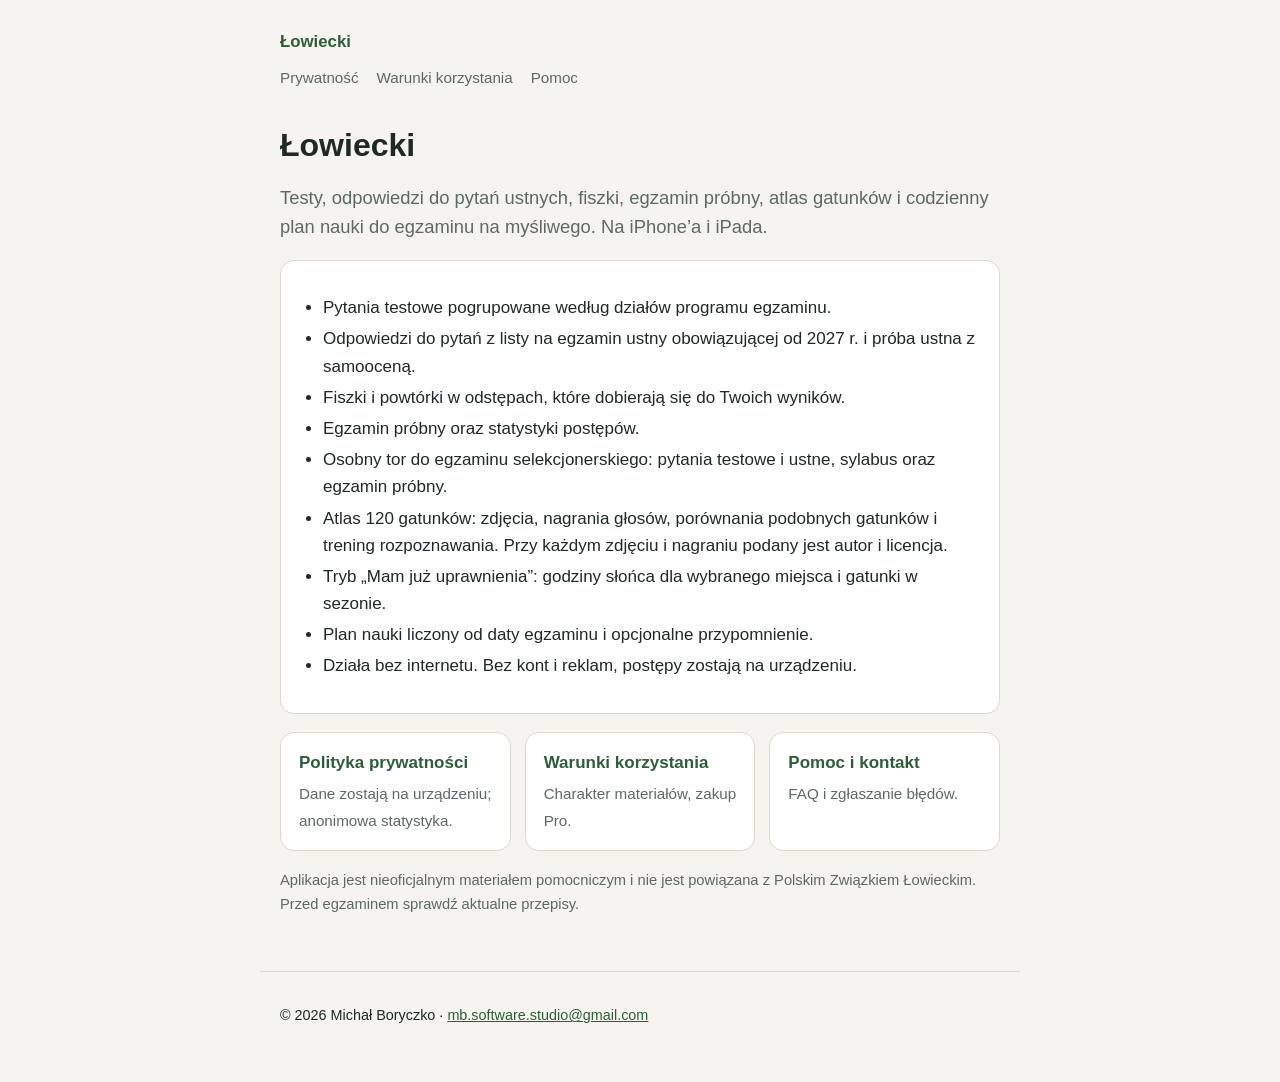
<file: index.html>
<!doctype html>
<html lang="pl">
<head>
  <meta charset="utf-8">
  <meta name="viewport" content="width=device-width, initial-scale=1">
  <title>Łowiecki – nauka do egzaminu na myśliwego</title>
  <meta name="description" content="Łowiecki: testy, odpowiedzi do pytań ustnych, fiszki, egzamin próbny, egzamin selekcjonerski, atlas 120 gatunków i plan nauki do egzaminu na członka PZŁ. Działa offline, bez kont i reklam.">
  <link rel="stylesheet" href="style.css">
</head>
<body>
  <header>
    <a class="brand" href="index.html">Łowiecki</a>
    <nav>
      <a href="privacy.html">Prywatność</a>
      <a href="terms.html">Warunki korzystania</a>
      <a href="support.html">Pomoc</a>
    </nav>
  </header>
  <main>
    <h1>Łowiecki</h1>
    <p class="lead">Testy, odpowiedzi do pytań ustnych, fiszki, egzamin próbny, atlas gatunków i codzienny plan nauki do egzaminu na myśliwego. Na iPhone’a i iPada.</p>

    <div class="card">
      <ul>
        <li>Pytania testowe pogrupowane według działów programu egzaminu.</li>
        <li>Odpowiedzi do pytań z listy na egzamin ustny obowiązującej od 2027 r. i próba ustna z samooceną.</li>
        <li>Fiszki i powtórki w odstępach, które dobierają się do Twoich wyników.</li>
        <li>Egzamin próbny oraz statystyki postępów.</li>
        <li>Osobny tor do egzaminu selekcjonerskiego: pytania testowe i ustne, sylabus oraz egzamin próbny.</li>
        <li>Atlas 120 gatunków: zdjęcia, nagrania głosów, porównania podobnych gatunków i trening rozpoznawania. Przy każdym zdjęciu i nagraniu podany jest autor i licencja.</li>
        <li>Tryb „Mam już uprawnienia”: godziny słońca dla wybranego miejsca i gatunki w sezonie.</li>
        <li>Plan nauki liczony od daty egzaminu i opcjonalne przypomnienie.</li>
        <li>Działa bez internetu. Bez kont i reklam, postępy zostają na urządzeniu.</li>
      </ul>
    </div>

    <div class="grid">
      <a class="tile" href="privacy.html"><strong>Polityka prywatności</strong><span>Dane zostają na urządzeniu; anonimowa statystyka.</span></a>
      <a class="tile" href="terms.html"><strong>Warunki korzystania</strong><span>Charakter materiałów, zakup Pro.</span></a>
      <a class="tile" href="support.html"><strong>Pomoc i kontakt</strong><span>FAQ i zgłaszanie błędów.</span></a>
    </div>

    <p class="meta">Aplikacja jest nieoficjalnym materiałem pomocniczym i nie jest powiązana z Polskim Związkiem Łowieckim. Przed egzaminem sprawdź aktualne przepisy.</p>
  </main>
  <footer>
    <p>© 2026 Michał Boryczko · <a href="mailto:mb.software.studio@gmail.com">mb.software.studio@gmail.com</a></p>
  </footer>
</body>
</html>
</file>
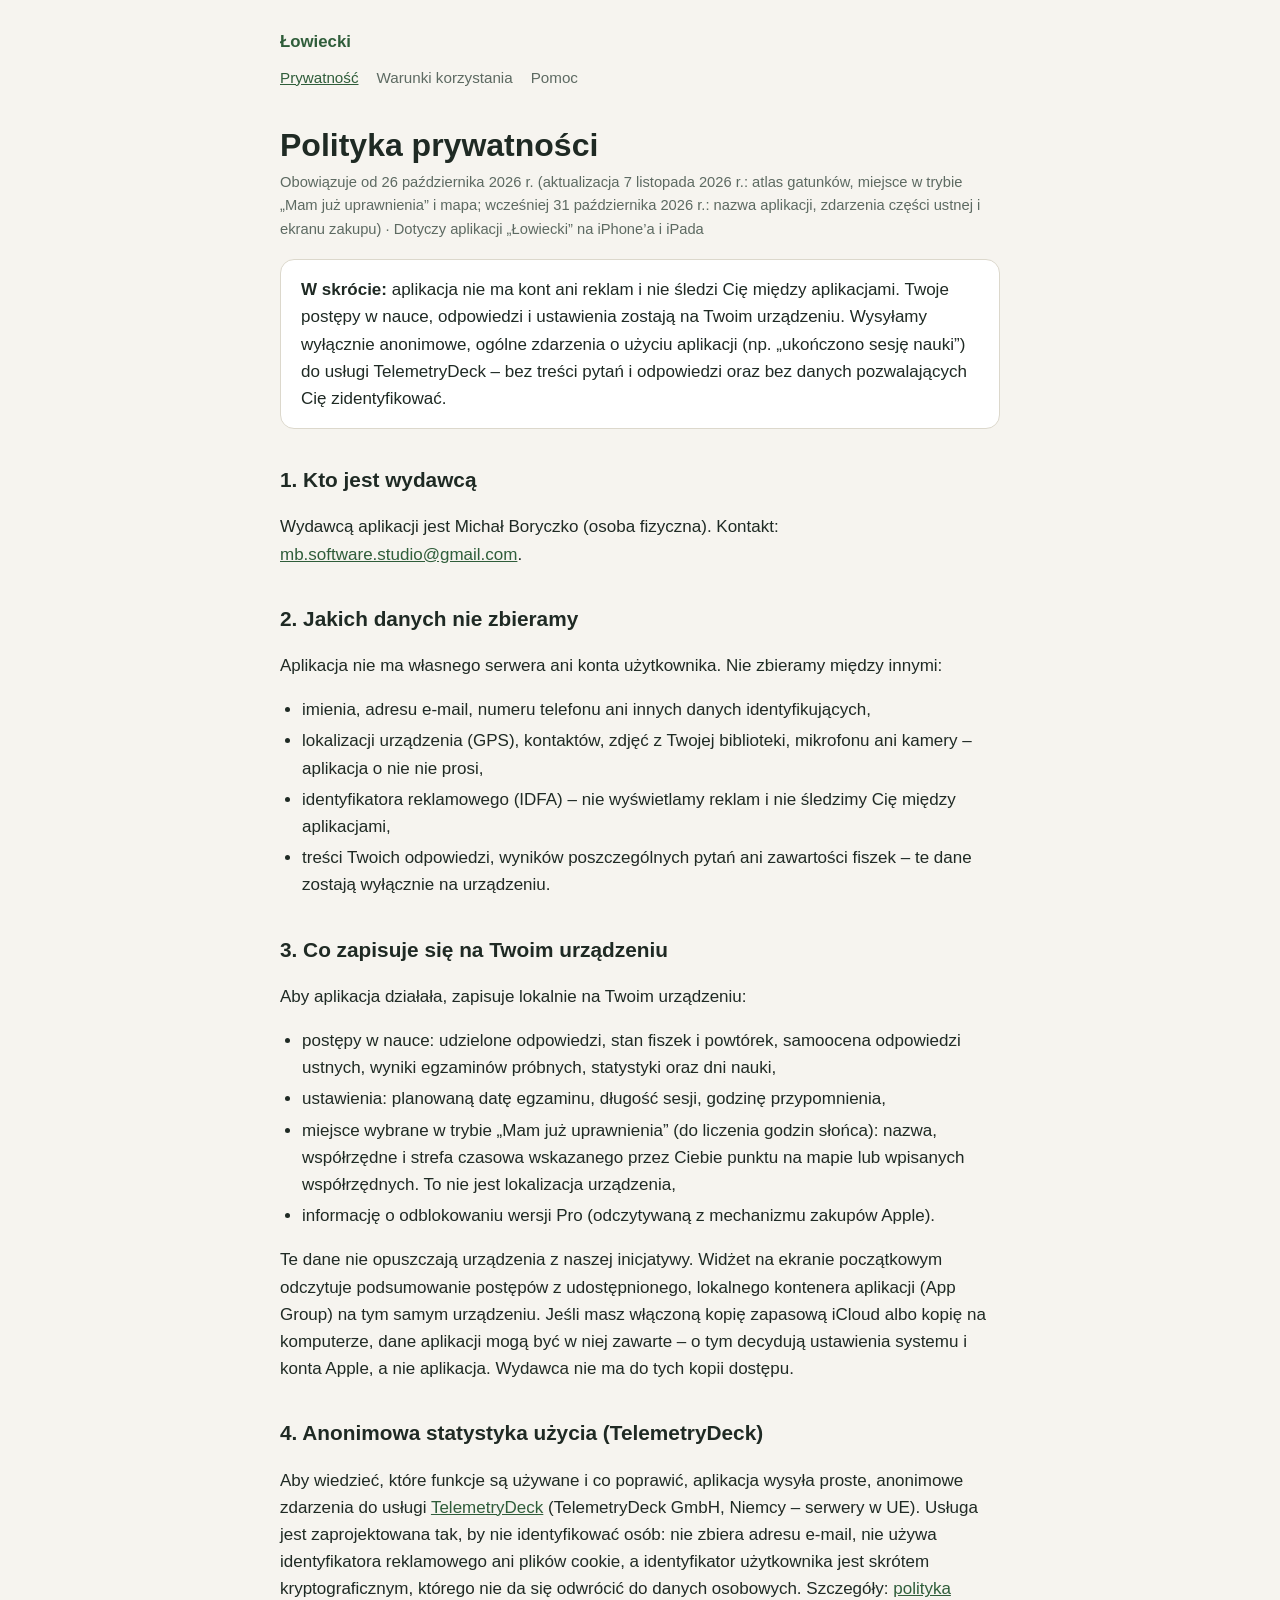
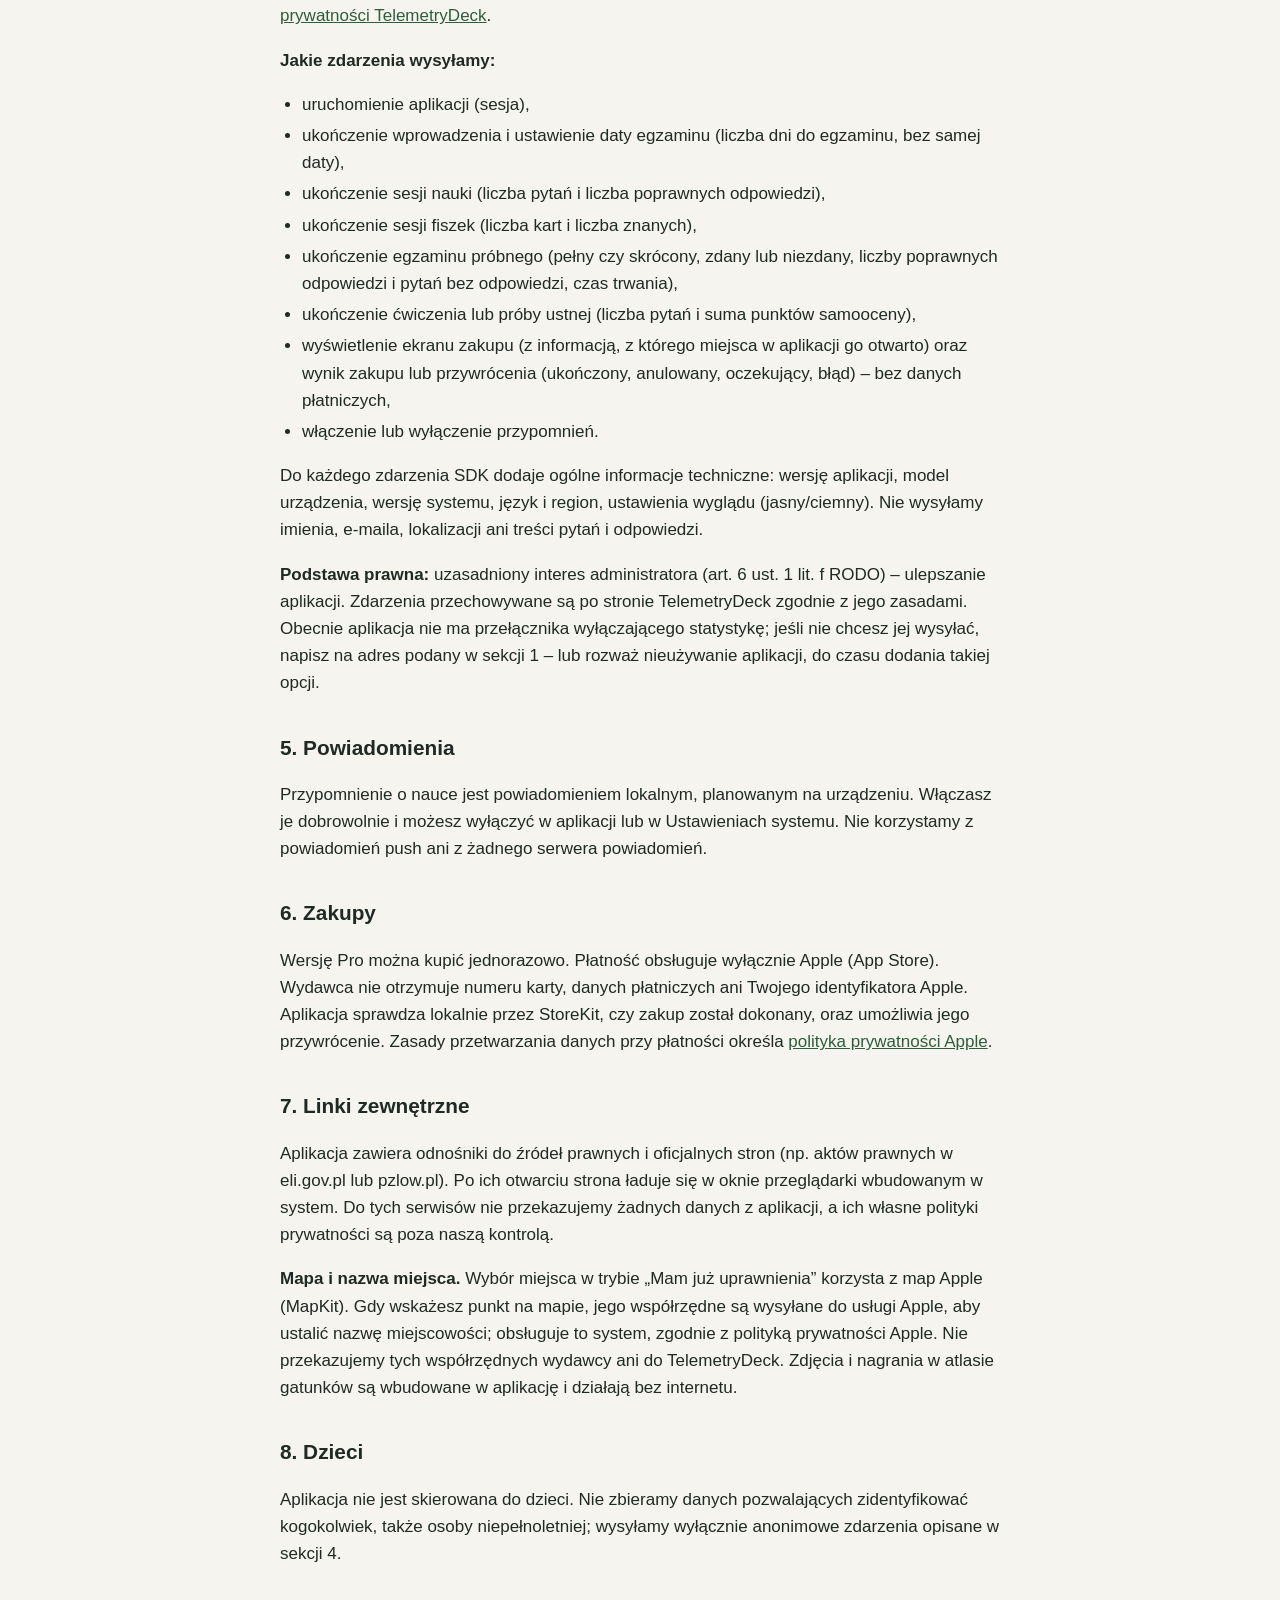
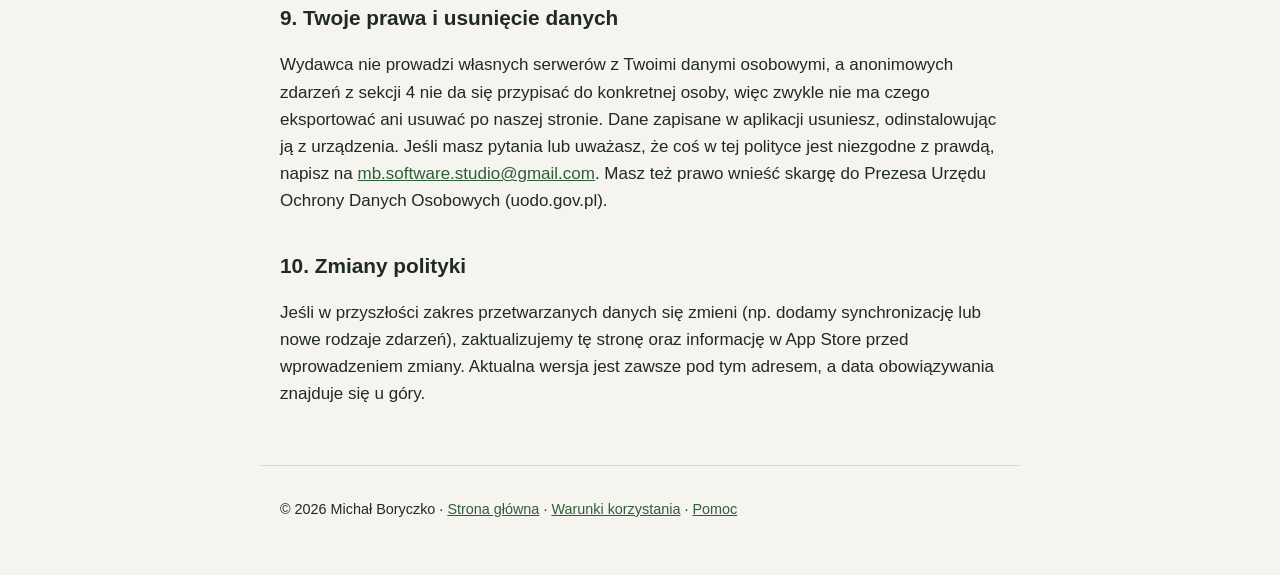
<file: privacy.html>
<!doctype html>
<html lang="pl">
<head>
  <meta charset="utf-8">
  <meta name="viewport" content="width=device-width, initial-scale=1">
  <title>Polityka prywatności – Łowiecki</title>
  <meta name="description" content="Polityka prywatności aplikacji Łowiecki: brak kont i reklam, postępy zostają na urządzeniu, anonimowa statystyka użycia (TelemetryDeck).">
  <link rel="stylesheet" href="style.css">
</head>
<body>
  <header>
    <a class="brand" href="index.html">Łowiecki</a>
    <nav>
      <a href="privacy.html" aria-current="page">Prywatność</a>
      <a href="terms.html">Warunki korzystania</a>
      <a href="support.html">Pomoc</a>
    </nav>
  </header>
  <main>
    <h1>Polityka prywatności</h1>
    <p class="meta">Obowiązuje od 26 października 2026 r. (aktualizacja 7 listopada 2026 r.: atlas gatunków, miejsce w trybie „Mam już uprawnienia” i mapa; wcześniej 31 października 2026 r.: nazwa aplikacji, zdarzenia części ustnej i ekranu zakupu) · Dotyczy aplikacji „Łowiecki” na iPhone’a i iPada</p>

    <div class="card">
      <p><strong>W skrócie:</strong> aplikacja nie ma kont ani reklam i nie śledzi Cię między aplikacjami. Twoje postępy w nauce, odpowiedzi i ustawienia zostają na Twoim urządzeniu. Wysyłamy wyłącznie anonimowe, ogólne zdarzenia o użyciu aplikacji (np. „ukończono sesję nauki”) do usługi TelemetryDeck – bez treści pytań i odpowiedzi oraz bez danych pozwalających Cię zidentyfikować.</p>
    </div>

    <h2>1. Kto jest wydawcą</h2>
    <p>Wydawcą aplikacji jest Michał Boryczko (osoba fizyczna). Kontakt: <a href="mailto:mb.software.studio@gmail.com">mb.software.studio@gmail.com</a>.</p>

    <h2>2. Jakich danych nie zbieramy</h2>
    <p>Aplikacja nie ma własnego serwera ani konta użytkownika. Nie zbieramy między innymi:</p>
    <ul>
      <li>imienia, adresu e-mail, numeru telefonu ani innych danych identyfikujących,</li>
      <li>lokalizacji urządzenia (GPS), kontaktów, zdjęć z Twojej biblioteki, mikrofonu ani kamery – aplikacja o nie nie prosi,</li>
      <li>identyfikatora reklamowego (IDFA) – nie wyświetlamy reklam i nie śledzimy Cię między aplikacjami,</li>
      <li>treści Twoich odpowiedzi, wyników poszczególnych pytań ani zawartości fiszek – te dane zostają wyłącznie na urządzeniu.</li>
    </ul>

    <h2>3. Co zapisuje się na Twoim urządzeniu</h2>
    <p>Aby aplikacja działała, zapisuje lokalnie na Twoim urządzeniu:</p>
    <ul>
      <li>postępy w nauce: udzielone odpowiedzi, stan fiszek i powtórek, samoocena odpowiedzi ustnych, wyniki egzaminów próbnych, statystyki oraz dni nauki,</li>
      <li>ustawienia: planowaną datę egzaminu, długość sesji, godzinę przypomnienia,</li>
      <li>miejsce wybrane w trybie „Mam już uprawnienia” (do liczenia godzin słońca): nazwa, współrzędne i strefa czasowa wskazanego przez Ciebie punktu na mapie lub wpisanych współrzędnych. To nie jest lokalizacja urządzenia,</li>
      <li>informację o odblokowaniu wersji Pro (odczytywaną z mechanizmu zakupów Apple).</li>
    </ul>
    <p>Te dane nie opuszczają urządzenia z naszej inicjatywy. Widżet na ekranie początkowym odczytuje podsumowanie postępów z udostępnionego, lokalnego kontenera aplikacji (App Group) na tym samym urządzeniu. Jeśli masz włączoną kopię zapasową iCloud albo kopię na komputerze, dane aplikacji mogą być w niej zawarte – o tym decydują ustawienia systemu i konta Apple, a nie aplikacja. Wydawca nie ma do tych kopii dostępu.</p>

    <h2>4. Anonimowa statystyka użycia (TelemetryDeck)</h2>
    <p>Aby wiedzieć, które funkcje są używane i co poprawić, aplikacja wysyła proste, anonimowe zdarzenia do usługi <a href="https://telemetrydeck.com/">TelemetryDeck</a> (TelemetryDeck GmbH, Niemcy – serwery w UE). Usługa jest zaprojektowana tak, by nie identyfikować osób: nie zbiera adresu e-mail, nie używa identyfikatora reklamowego ani plików cookie, a identyfikator użytkownika jest skrótem kryptograficznym, którego nie da się odwrócić do danych osobowych. Szczegóły: <a href="https://telemetrydeck.com/privacy/">polityka prywatności TelemetryDeck</a>.</p>
    <p><strong>Jakie zdarzenia wysyłamy:</strong></p>
    <ul>
      <li>uruchomienie aplikacji (sesja),</li>
      <li>ukończenie wprowadzenia i ustawienie daty egzaminu (liczba dni do egzaminu, bez samej daty),</li>
      <li>ukończenie sesji nauki (liczba pytań i liczba poprawnych odpowiedzi),</li>
      <li>ukończenie sesji fiszek (liczba kart i liczba znanych),</li>
      <li>ukończenie egzaminu próbnego (pełny czy skrócony, zdany lub niezdany, liczby poprawnych odpowiedzi i pytań bez odpowiedzi, czas trwania),</li>
      <li>ukończenie ćwiczenia lub próby ustnej (liczba pytań i suma punktów samooceny),</li>
      <li>wyświetlenie ekranu zakupu (z informacją, z którego miejsca w aplikacji go otwarto) oraz wynik zakupu lub przywrócenia (ukończony, anulowany, oczekujący, błąd) – bez danych płatniczych,</li>
      <li>włączenie lub wyłączenie przypomnień.</li>
    </ul>
    <p>Do każdego zdarzenia SDK dodaje ogólne informacje techniczne: wersję aplikacji, model urządzenia, wersję systemu, język i region, ustawienia wyglądu (jasny/ciemny). Nie wysyłamy imienia, e-maila, lokalizacji ani treści pytań i odpowiedzi.</p>
    <p><strong>Podstawa prawna:</strong> uzasadniony interes administratora (art. 6 ust. 1 lit. f RODO) – ulepszanie aplikacji. Zdarzenia przechowywane są po stronie TelemetryDeck zgodnie z jego zasadami. Obecnie aplikacja nie ma przełącznika wyłączającego statystykę; jeśli nie chcesz jej wysyłać, napisz na adres podany w sekcji 1 – lub rozważ nieużywanie aplikacji, do czasu dodania takiej opcji.</p>

    <h2>5. Powiadomienia</h2>
    <p>Przypomnienie o nauce jest powiadomieniem lokalnym, planowanym na urządzeniu. Włączasz je dobrowolnie i możesz wyłączyć w aplikacji lub w Ustawieniach systemu. Nie korzystamy z powiadomień push ani z żadnego serwera powiadomień.</p>

    <h2>6. Zakupy</h2>
    <p>Wersję Pro można kupić jednorazowo. Płatność obsługuje wyłącznie Apple (App Store). Wydawca nie otrzymuje numeru karty, danych płatniczych ani Twojego identyfikatora Apple. Aplikacja sprawdza lokalnie przez StoreKit, czy zakup został dokonany, oraz umożliwia jego przywrócenie. Zasady przetwarzania danych przy płatności określa <a href="https://www.apple.com/legal/privacy/pl/">polityka prywatności Apple</a>.</p>

    <h2>7. Linki zewnętrzne</h2>
    <p>Aplikacja zawiera odnośniki do źródeł prawnych i oficjalnych stron (np. aktów prawnych w eli.gov.pl lub pzlow.pl). Po ich otwarciu strona ładuje się w oknie przeglądarki wbudowanym w system. Do tych serwisów nie przekazujemy żadnych danych z aplikacji, a ich własne polityki prywatności są poza naszą kontrolą.</p>
    <p><strong>Mapa i nazwa miejsca.</strong> Wybór miejsca w trybie „Mam już uprawnienia” korzysta z map Apple (MapKit). Gdy wskażesz punkt na mapie, jego współrzędne są wysyłane do usługi Apple, aby ustalić nazwę miejscowości; obsługuje to system, zgodnie z polityką prywatności Apple. Nie przekazujemy tych współrzędnych wydawcy ani do TelemetryDeck. Zdjęcia i nagrania w atlasie gatunków są wbudowane w aplikację i działają bez internetu.</p>

    <h2>8. Dzieci</h2>
    <p>Aplikacja nie jest skierowana do dzieci. Nie zbieramy danych pozwalających zidentyfikować kogokolwiek, także osoby niepełnoletniej; wysyłamy wyłącznie anonimowe zdarzenia opisane w sekcji 4.</p>

    <h2>9. Twoje prawa i usunięcie danych</h2>
    <p>Wydawca nie prowadzi własnych serwerów z Twoimi danymi osobowymi, a anonimowych zdarzeń z sekcji 4 nie da się przypisać do konkretnej osoby, więc zwykle nie ma czego eksportować ani usuwać po naszej stronie. Dane zapisane w aplikacji usuniesz, odinstalowując ją z urządzenia. Jeśli masz pytania lub uważasz, że coś w tej polityce jest niezgodne z prawdą, napisz na <a href="mailto:mb.software.studio@gmail.com">mb.software.studio@gmail.com</a>. Masz też prawo wnieść skargę do Prezesa Urzędu Ochrony Danych Osobowych (uodo.gov.pl).</p>

    <h2>10. Zmiany polityki</h2>
    <p>Jeśli w przyszłości zakres przetwarzanych danych się zmieni (np. dodamy synchronizację lub nowe rodzaje zdarzeń), zaktualizujemy tę stronę oraz informację w App Store przed wprowadzeniem zmiany. Aktualna wersja jest zawsze pod tym adresem, a data obowiązywania znajduje się u góry.</p>
  </main>
  <footer>
    <p>© 2026 Michał Boryczko · <a href="index.html">Strona główna</a> · <a href="terms.html">Warunki korzystania</a> · <a href="support.html">Pomoc</a></p>
  </footer>
</body>
</html>
</file>
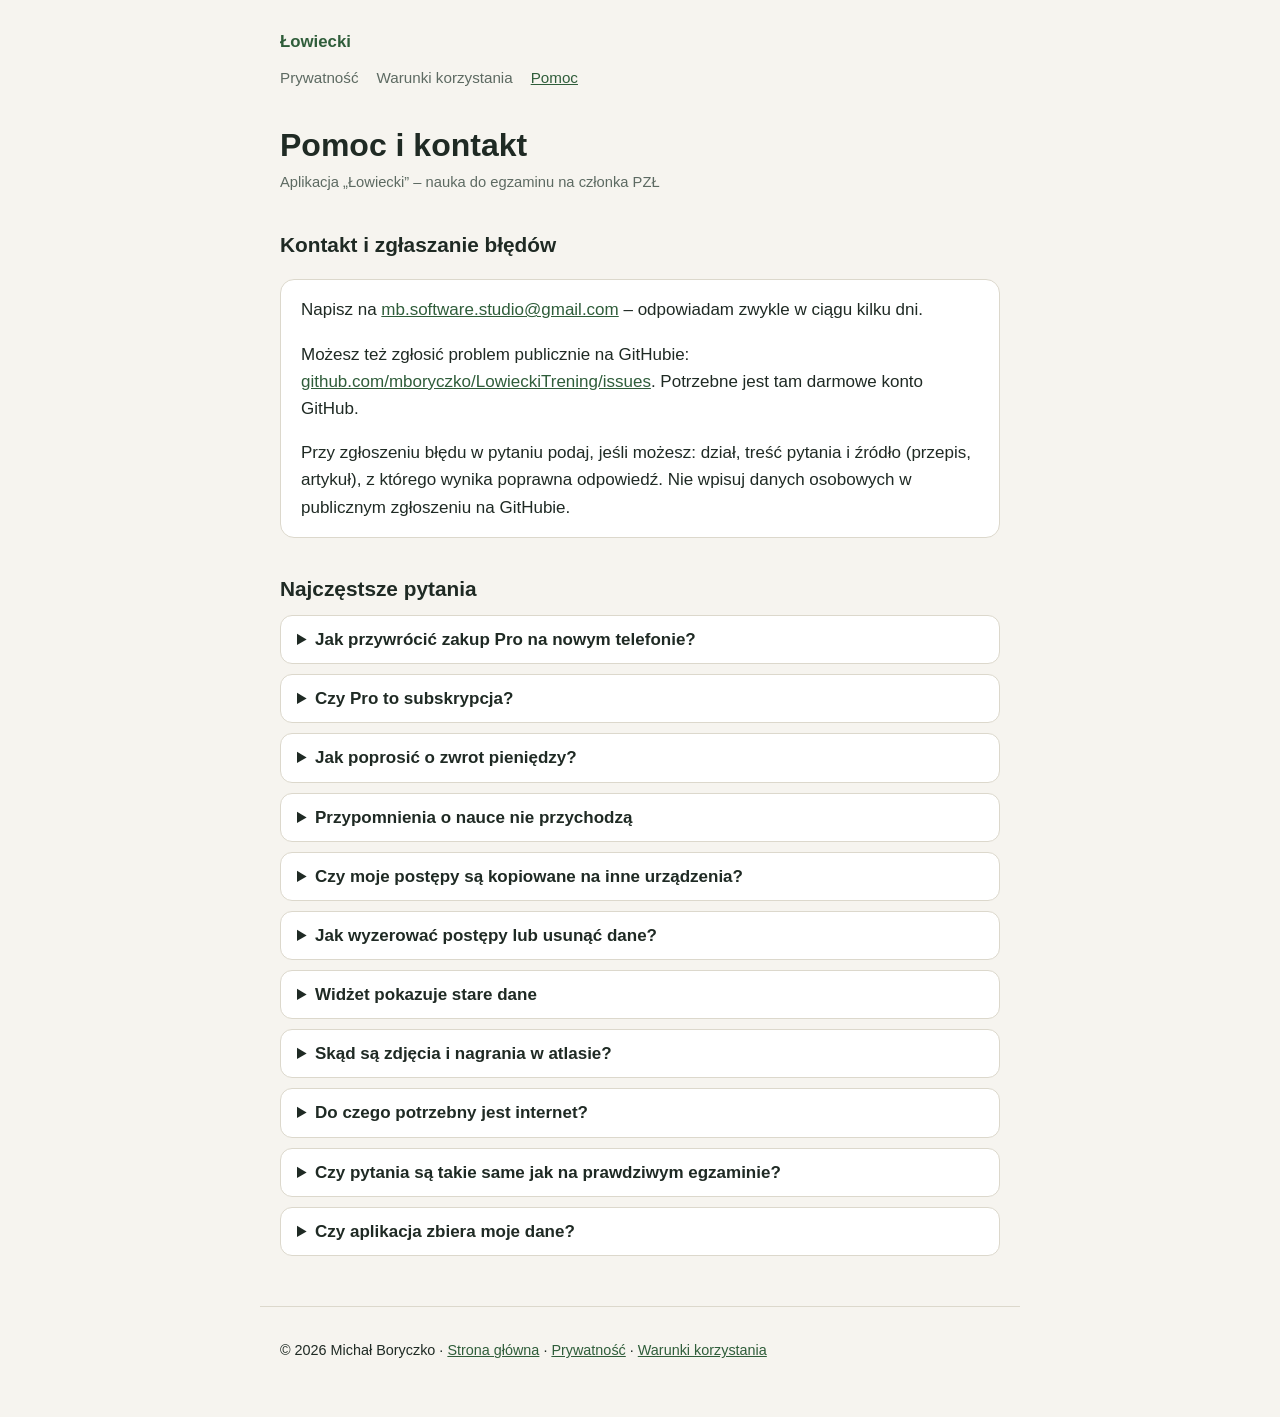
<file: support.html>
<!doctype html>
<html lang="pl">
<head>
  <meta charset="utf-8">
  <meta name="viewport" content="width=device-width, initial-scale=1">
  <title>Pomoc – Łowiecki</title>
  <meta name="description" content="Pomoc i kontakt do aplikacji Łowiecki: najczęstsze pytania, przywracanie zakupów, przypomnienia, zgłaszanie błędów.">
  <link rel="stylesheet" href="style.css">
</head>
<body>
  <header>
    <a class="brand" href="index.html">Łowiecki</a>
    <nav>
      <a href="privacy.html">Prywatność</a>
      <a href="terms.html">Warunki korzystania</a>
      <a href="support.html" aria-current="page">Pomoc</a>
    </nav>
  </header>
  <main>
    <h1>Pomoc i kontakt</h1>
    <p class="meta">Aplikacja „Łowiecki” – nauka do egzaminu na członka PZŁ</p>

    <h2 id="kontakt">Kontakt i zgłaszanie błędów</h2>
    <div class="card">
      <p>Napisz na <a href="mailto:mb.software.studio@gmail.com">mb.software.studio@gmail.com</a> – odpowiadam zwykle w ciągu kilku dni.</p>
      <p>Możesz też zgłosić problem publicznie na GitHubie: <a href="https://github.com/mboryczko/LowieckiTrening/issues">github.com/mboryczko/LowieckiTrening/issues</a>. Potrzebne jest tam darmowe konto GitHub.</p>
      <p>Przy zgłoszeniu błędu w pytaniu podaj, jeśli możesz: dział, treść pytania i źródło (przepis, artykuł), z którego wynika poprawna odpowiedź. Nie wpisuj danych osobowych w publicznym zgłoszeniu na GitHubie.</p>
    </div>

    <h2>Najczęstsze pytania</h2>

    <details>
      <summary>Jak przywrócić zakup Pro na nowym telefonie?</summary>
      <p>Zaloguj się na to samo konto Apple, otwórz aplikację i wybierz ekran odblokowania wersji Pro. Na dole dotknij „Przywróć zakupy”. Do przywrócenia potrzebne jest połączenie z internetem.</p>
    </details>

    <details>
      <summary>Czy Pro to subskrypcja?</summary>
      <p>Nie. To jednorazowy zakup, bez automatycznego odnawiania. Anulowanie subskrypcji nie jest potrzebne.</p>
    </details>

    <details>
      <summary>Jak poprosić o zwrot pieniędzy?</summary>
      <p>Zwroty obsługuje Apple. Wejdź na <a href="https://reportaproblem.apple.com/">reportaproblem.apple.com</a>, zaloguj się, wybierz zakup i opisz problem.</p>
    </details>

    <details>
      <summary>Przypomnienia o nauce nie przychodzą</summary>
      <p>Sprawdź, czy przypomnienie jest włączone w ustawieniach aplikacji (ikona koła zębatego na ekranie „Dziś”) oraz czy w Ustawieniach iOS → Powiadomienia → Łowiecki zezwolono na powiadomienia. Przypomnienie nie przychodzi w dniu, w którym nauka jest już zrobiona, ani po dacie egzaminu. Sprawdź też tryby skupienia (np. „Nie przeszkadzać”).</p>
    </details>

    <details>
      <summary>Czy moje postępy są kopiowane na inne urządzenia?</summary>
      <p>Aplikacja nie ma własnej synchronizacji ani konta. Postępy są zapisane na Twoim urządzeniu i mogą wejść do kopii zapasowej iCloud lub komputera zgodnie z Twoimi ustawieniami systemu. Po przywróceniu urządzenia z kopii wrócą razem z nią.</p>
    </details>

    <details>
      <summary>Jak wyzerować postępy lub usunąć dane?</summary>
      <p>Usuń aplikację z urządzenia (przytrzymaj ikonę → Usuń apkę). Wraz z nią znikną wszystkie lokalne dane. Zakup Pro pozostaje przypisany do Twojego konta Apple i możesz go przywrócić po ponownej instalacji.</p>
    </details>

    <details>
      <summary>Widżet pokazuje stare dane</summary>
      <p>Widżet odświeża się po nauce i po otwarciu aplikacji, ale to system decyduje o częstotliwości odświeżania. Otwórz aplikację, a następnie wróć na ekran początkowy. Jeśli to nie pomoże, usuń widżet i dodaj go ponownie.</p>
    </details>

    <details>
      <summary>Skąd są zdjęcia i nagrania w atlasie?</summary>
      <p>Pochodzą z serwisów iNaturalist, Wikimedia Commons i bigsoundbank, na licencjach Creative Commons lub CC0 dopuszczających użycie komercyjne. Autora, licencję i opis zmian zobaczysz przy każdym zdjęciu i nagraniu w aplikacji. Zdjęcia zostały zmniejszone, a nagrania skrócone i przekodowane. Zauważyłeś błąd w opisie albo zdjęcie, które nie pasuje do gatunku? Napisz – sprawdzę i poprawię.</p>
    </details>

    <details>
      <summary>Do czego potrzebny jest internet?</summary>
      <p>Nauka, atlas wraz ze zdjęciami i nagraniami oraz egzamin próbny działają bez internetu. Połączenie jest potrzebne do mapy przy wyborze miejsca w trybie „Mam już uprawnienia”, do zakupu i przywracania Pro oraz do otwierania źródeł prawnych.</p>
    </details>

    <details>
      <summary>Czy pytania są takie same jak na prawdziwym egzaminie?</summary>
      <p>Nie mogę tego zagwarantować. Aplikacja jest nieoficjalnym materiałem pomocniczym. Ostateczne wymagania ustala komisja egzaminacyjna Twojego zarządu okręgowego. Szczegóły w <a href="terms.html#charakter">warunkach korzystania</a>.</p>
    </details>

    <details>
      <summary>Czy aplikacja zbiera moje dane?</summary>
      <p>Nie zbieramy danych osobowych. Brak kont i reklam, postępy zostają na urządzeniu. Wysyłamy tylko anonimowe zdarzenia o użyciu (TelemetryDeck). Szczegóły: <a href="privacy.html">polityka prywatności</a>.</p>
    </details>
  </main>
  <footer>
    <p>© 2026 Michał Boryczko · <a href="index.html">Strona główna</a> · <a href="privacy.html">Prywatność</a> · <a href="terms.html">Warunki korzystania</a></p>
  </footer>
</body>
</html>
</file>
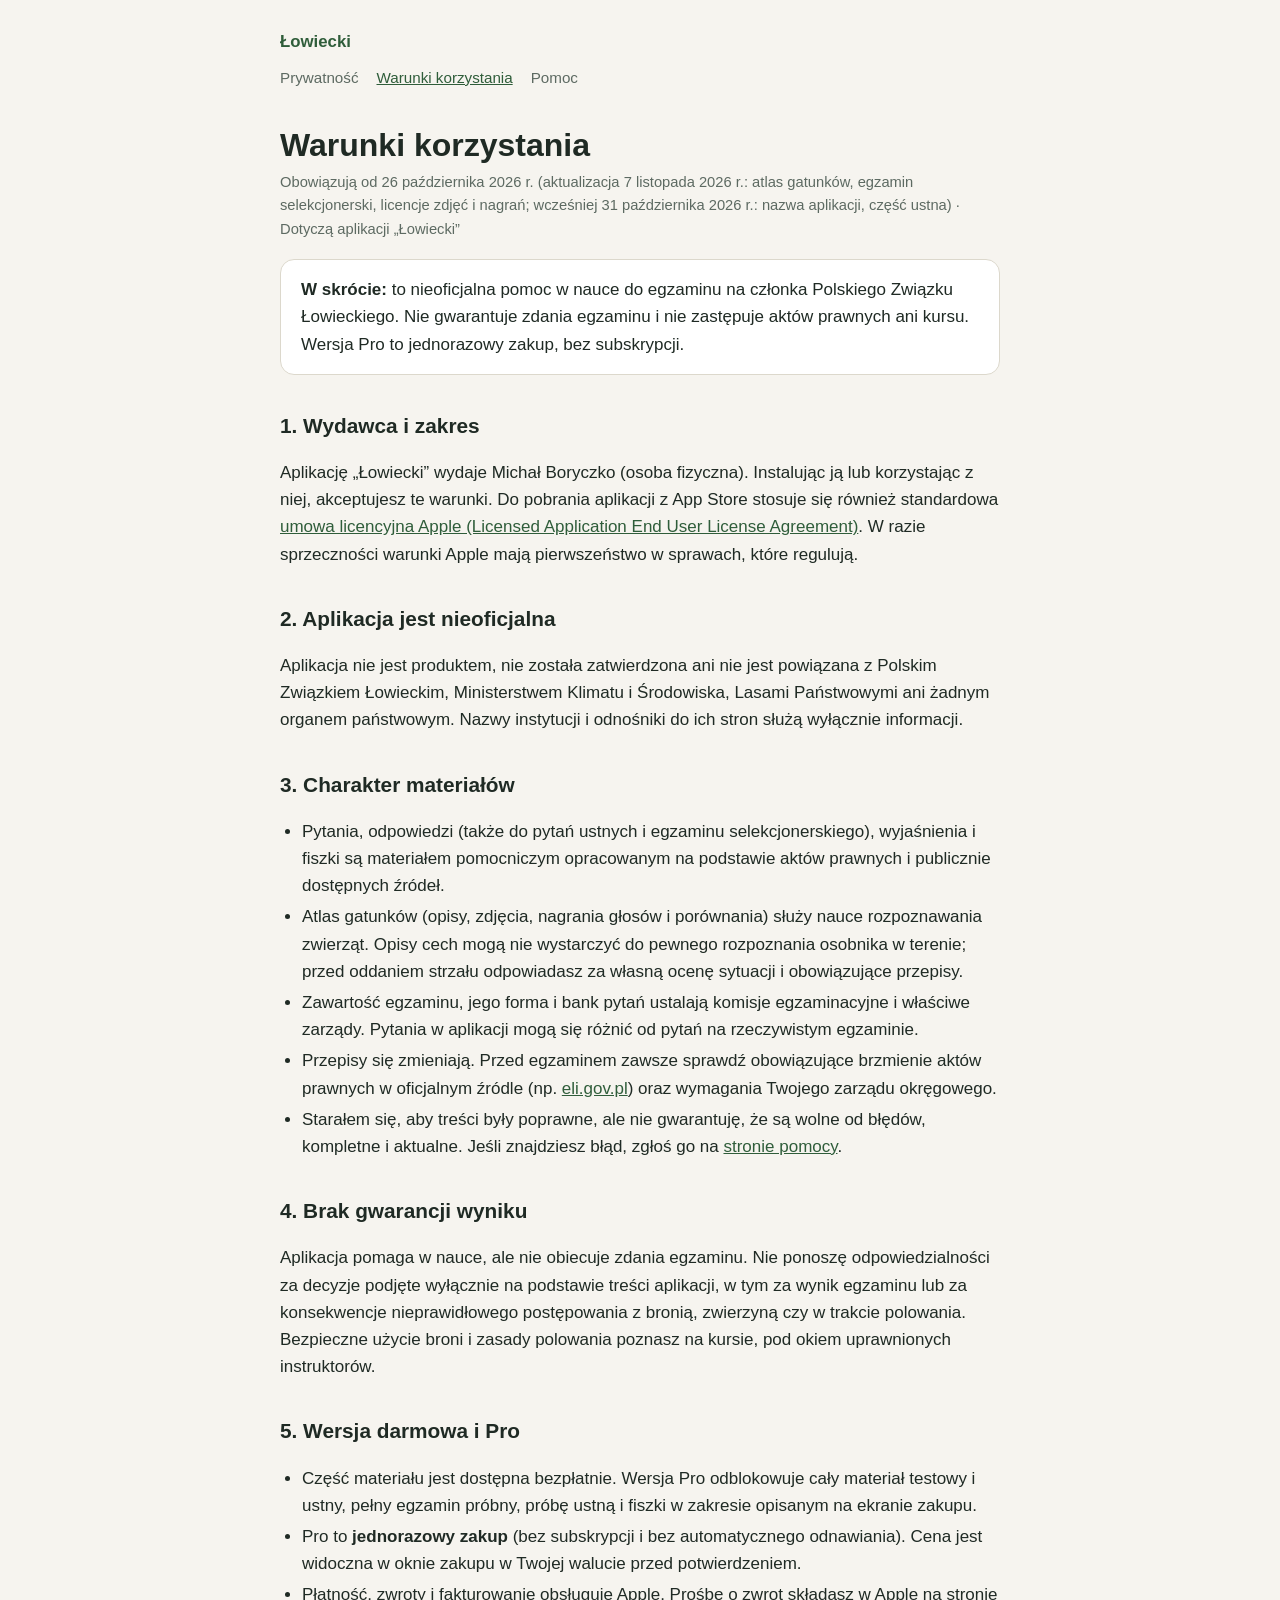
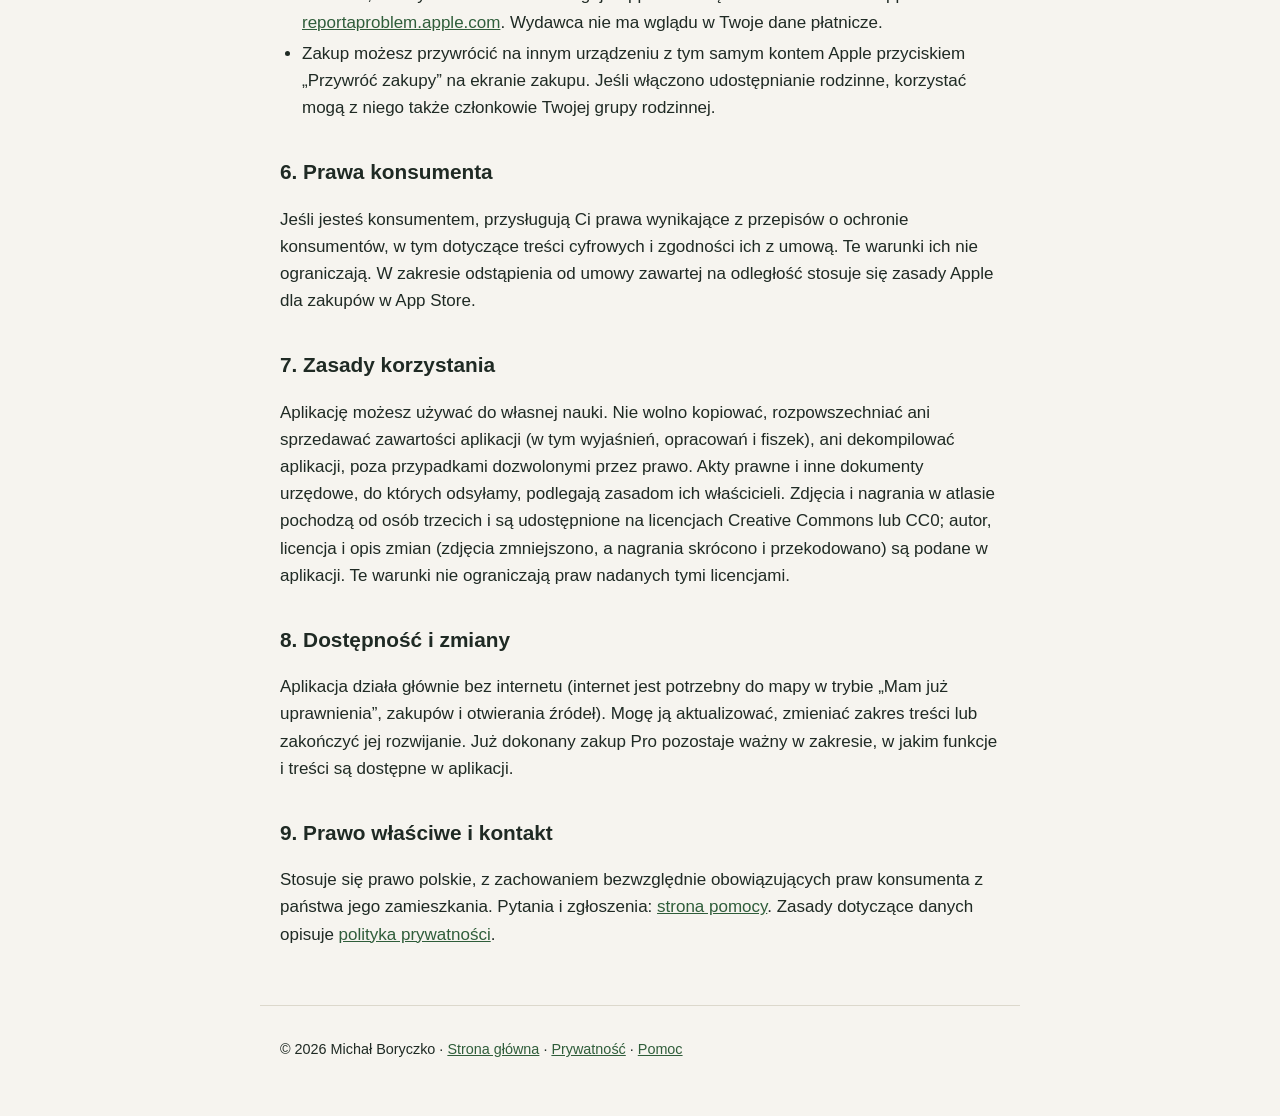
<file: terms.html>
<!doctype html>
<html lang="pl">
<head>
  <meta charset="utf-8">
  <meta name="viewport" content="width=device-width, initial-scale=1">
  <title>Warunki korzystania – Łowiecki</title>
  <meta name="description" content="Warunki korzystania z aplikacji Łowiecki: charakter materiałów, zakup wersji Pro, zastrzeżenia i prawa użytkownika.">
  <link rel="stylesheet" href="style.css">
</head>
<body>
  <header>
    <a class="brand" href="index.html">Łowiecki</a>
    <nav>
      <a href="privacy.html">Prywatność</a>
      <a href="terms.html" aria-current="page">Warunki korzystania</a>
      <a href="support.html">Pomoc</a>
    </nav>
  </header>
  <main>
    <h1>Warunki korzystania</h1>
    <p class="meta">Obowiązują od 26 października 2026 r. (aktualizacja 7 listopada 2026 r.: atlas gatunków, egzamin selekcjonerski, licencje zdjęć i nagrań; wcześniej 31 października 2026 r.: nazwa aplikacji, część ustna) · Dotyczą aplikacji „Łowiecki”</p>

    <div class="card">
      <p><strong>W skrócie:</strong> to nieoficjalna pomoc w nauce do egzaminu na członka Polskiego Związku Łowieckiego. Nie gwarantuje zdania egzaminu i nie zastępuje aktów prawnych ani kursu. Wersja Pro to jednorazowy zakup, bez subskrypcji.</p>
    </div>

    <h2>1. Wydawca i zakres</h2>
    <p>Aplikację „Łowiecki” wydaje Michał Boryczko (osoba fizyczna). Instalując ją lub korzystając z niej, akceptujesz te warunki. Do pobrania aplikacji z App Store stosuje się również standardowa <a href="https://www.apple.com/legal/internet-services/itunes/dev/stdeula/">umowa licencyjna Apple (Licensed Application End User License Agreement)</a>. W razie sprzeczności warunki Apple mają pierwszeństwo w sprawach, które regulują.</p>

    <h2>2. Aplikacja jest nieoficjalna</h2>
    <p>Aplikacja nie jest produktem, nie została zatwierdzona ani nie jest powiązana z Polskim Związkiem Łowieckim, Ministerstwem Klimatu i Środowiska, Lasami Państwowymi ani żadnym organem państwowym. Nazwy instytucji i odnośniki do ich stron służą wyłącznie informacji.</p>

    <h2 id="charakter">3. Charakter materiałów</h2>
    <ul>
      <li>Pytania, odpowiedzi (także do pytań ustnych i egzaminu selekcjonerskiego), wyjaśnienia i fiszki są materiałem pomocniczym opracowanym na podstawie aktów prawnych i publicznie dostępnych źródeł.</li>
      <li>Atlas gatunków (opisy, zdjęcia, nagrania głosów i porównania) służy nauce rozpoznawania zwierząt. Opisy cech mogą nie wystarczyć do pewnego rozpoznania osobnika w terenie; przed oddaniem strzału odpowiadasz za własną ocenę sytuacji i obowiązujące przepisy.</li>
      <li>Zawartość egzaminu, jego forma i bank pytań ustalają komisje egzaminacyjne i właściwe zarządy. Pytania w aplikacji mogą się różnić od pytań na rzeczywistym egzaminie.</li>
      <li>Przepisy się zmieniają. Przed egzaminem zawsze sprawdź obowiązujące brzmienie aktów prawnych w oficjalnym źródle (np. <a href="https://eli.gov.pl/">eli.gov.pl</a>) oraz wymagania Twojego zarządu okręgowego.</li>
      <li>Starałem się, aby treści były poprawne, ale nie gwarantuję, że są wolne od błędów, kompletne i aktualne. Jeśli znajdziesz błąd, zgłoś go na <a href="support.html#kontakt">stronie pomocy</a>.</li>
    </ul>

    <h2>4. Brak gwarancji wyniku</h2>
    <p>Aplikacja pomaga w nauce, ale nie obiecuje zdania egzaminu. Nie ponoszę odpowiedzialności za decyzje podjęte wyłącznie na podstawie treści aplikacji, w tym za wynik egzaminu lub za konsekwencje nieprawidłowego postępowania z bronią, zwierzyną czy w trakcie polowania. Bezpieczne użycie broni i zasady polowania poznasz na kursie, pod okiem uprawnionych instruktorów.</p>

    <h2>5. Wersja darmowa i Pro</h2>
    <ul>
      <li>Część materiału jest dostępna bezpłatnie. Wersja Pro odblokowuje cały materiał testowy i ustny, pełny egzamin próbny, próbę ustną i fiszki w zakresie opisanym na ekranie zakupu.</li>
      <li>Pro to <strong>jednorazowy zakup</strong> (bez subskrypcji i bez automatycznego odnawiania). Cena jest widoczna w oknie zakupu w Twojej walucie przed potwierdzeniem.</li>
      <li>Płatność, zwroty i fakturowanie obsługuje Apple. Prośbę o zwrot składasz w Apple na stronie <a href="https://reportaproblem.apple.com/">reportaproblem.apple.com</a>. Wydawca nie ma wglądu w Twoje dane płatnicze.</li>
      <li>Zakup możesz przywrócić na innym urządzeniu z tym samym kontem Apple przyciskiem „Przywróć zakupy” na ekranie zakupu. Jeśli włączono udostępnianie rodzinne, korzystać mogą z niego także członkowie Twojej grupy rodzinnej.</li>
    </ul>

    <h2>6. Prawa konsumenta</h2>
    <p>Jeśli jesteś konsumentem, przysługują Ci prawa wynikające z przepisów o ochronie konsumentów, w tym dotyczące treści cyfrowych i zgodności ich z umową. Te warunki ich nie ograniczają. W zakresie odstąpienia od umowy zawartej na odległość stosuje się zasady Apple dla zakupów w App Store.</p>

    <h2>7. Zasady korzystania</h2>
    <p>Aplikację możesz używać do własnej nauki. Nie wolno kopiować, rozpowszechniać ani sprzedawać zawartości aplikacji (w tym wyjaśnień, opracowań i fiszek), ani dekompilować aplikacji, poza przypadkami dozwolonymi przez prawo. Akty prawne i inne dokumenty urzędowe, do których odsyłamy, podlegają zasadom ich właścicieli. Zdjęcia i nagrania w atlasie pochodzą od osób trzecich i są udostępnione na licencjach Creative Commons lub CC0; autor, licencja i opis zmian (zdjęcia zmniejszono, a nagrania skrócono i przekodowano) są podane w aplikacji. Te warunki nie ograniczają praw nadanych tymi licencjami.</p>

    <h2>8. Dostępność i zmiany</h2>
    <p>Aplikacja działa głównie bez internetu (internet jest potrzebny do mapy w trybie „Mam już uprawnienia”, zakupów i otwierania źródeł). Mogę ją aktualizować, zmieniać zakres treści lub zakończyć jej rozwijanie. Już dokonany zakup Pro pozostaje ważny w zakresie, w jakim funkcje i treści są dostępne w aplikacji.</p>

    <h2>9. Prawo właściwe i kontakt</h2>
    <p>Stosuje się prawo polskie, z zachowaniem bezwzględnie obowiązujących praw konsumenta z państwa jego zamieszkania. Pytania i zgłoszenia: <a href="support.html#kontakt">strona pomocy</a>. Zasady dotyczące danych opisuje <a href="privacy.html">polityka prywatności</a>.</p>
  </main>
  <footer>
    <p>© 2026 Michał Boryczko · <a href="index.html">Strona główna</a> · <a href="privacy.html">Prywatność</a> · <a href="support.html">Pomoc</a></p>
  </footer>
</body>
</html>
</file>
<file: style.css>
:root {
  --bg: #f6f4ef;
  --card: #ffffff;
  --text: #1f2a24;
  --muted: #5d6a62;
  --accent: #2f5d3a;
  --line: #dcd8cc;
}
@media (prefers-color-scheme: dark) {
  :root {
    --bg: #141a16;
    --card: #1c241f;
    --text: #e8ece9;
    --muted: #9aa7a0;
    --accent: #7fbf8f;
    --line: #2d3832;
  }
}
* { box-sizing: border-box; }
body {
  margin: 0;
  background: var(--bg);
  color: var(--text);
  font: 17px/1.6 -apple-system, BlinkMacSystemFont, "Segoe UI", Roboto, Helvetica, Arial, sans-serif;
}
header, main, footer { max-width: 760px; margin: 0 auto; padding: 0 20px; }
header { padding-top: 28px; }
header a.brand { color: var(--accent); font-weight: 700; text-decoration: none; font-size: 1.05rem; }
nav { margin-top: 10px; display: flex; flex-wrap: wrap; gap: 6px 18px; font-size: 0.95rem; }
nav a { color: var(--muted); text-decoration: none; }
nav a:hover, nav a[aria-current="page"] { color: var(--accent); text-decoration: underline; }
main { padding-top: 12px; padding-bottom: 40px; }
h1 { font-size: 2rem; line-height: 1.2; margin: 24px 0 6px; }
h2 { font-size: 1.3rem; margin: 34px 0 8px; }
p, li { color: var(--text); }
.meta { color: var(--muted); font-size: 0.92rem; margin-top: 0; }
ul { padding-left: 22px; }
li { margin: 4px 0; }
a { color: var(--accent); }
.card {
  background: var(--card);
  border: 1px solid var(--line);
  border-radius: 14px;
  padding: 16px 20px;
  margin: 18px 0;
}
.card p:first-child { margin-top: 0; }
.card p:last-child { margin-bottom: 0; }
.lead { font-size: 1.15rem; color: var(--muted); }
.grid { display: grid; gap: 14px; grid-template-columns: repeat(auto-fit, minmax(200px, 1fr)); margin: 18px 0; }
.grid a.tile {
  display: block;
  background: var(--card);
  border: 1px solid var(--line);
  border-radius: 14px;
  padding: 16px 18px;
  text-decoration: none;
  color: var(--text);
}
.grid a.tile strong { display: block; color: var(--accent); margin-bottom: 4px; }
.grid a.tile span { color: var(--muted); font-size: 0.95rem; }
details { background: var(--card); border: 1px solid var(--line); border-radius: 12px; padding: 10px 16px; margin: 10px 0; }
summary { cursor: pointer; font-weight: 600; }
details p { margin: 8px 0 4px; }
footer { padding-top: 18px; padding-bottom: 40px; color: var(--muted); font-size: 0.9rem; border-top: 1px solid var(--line); }
</file>
